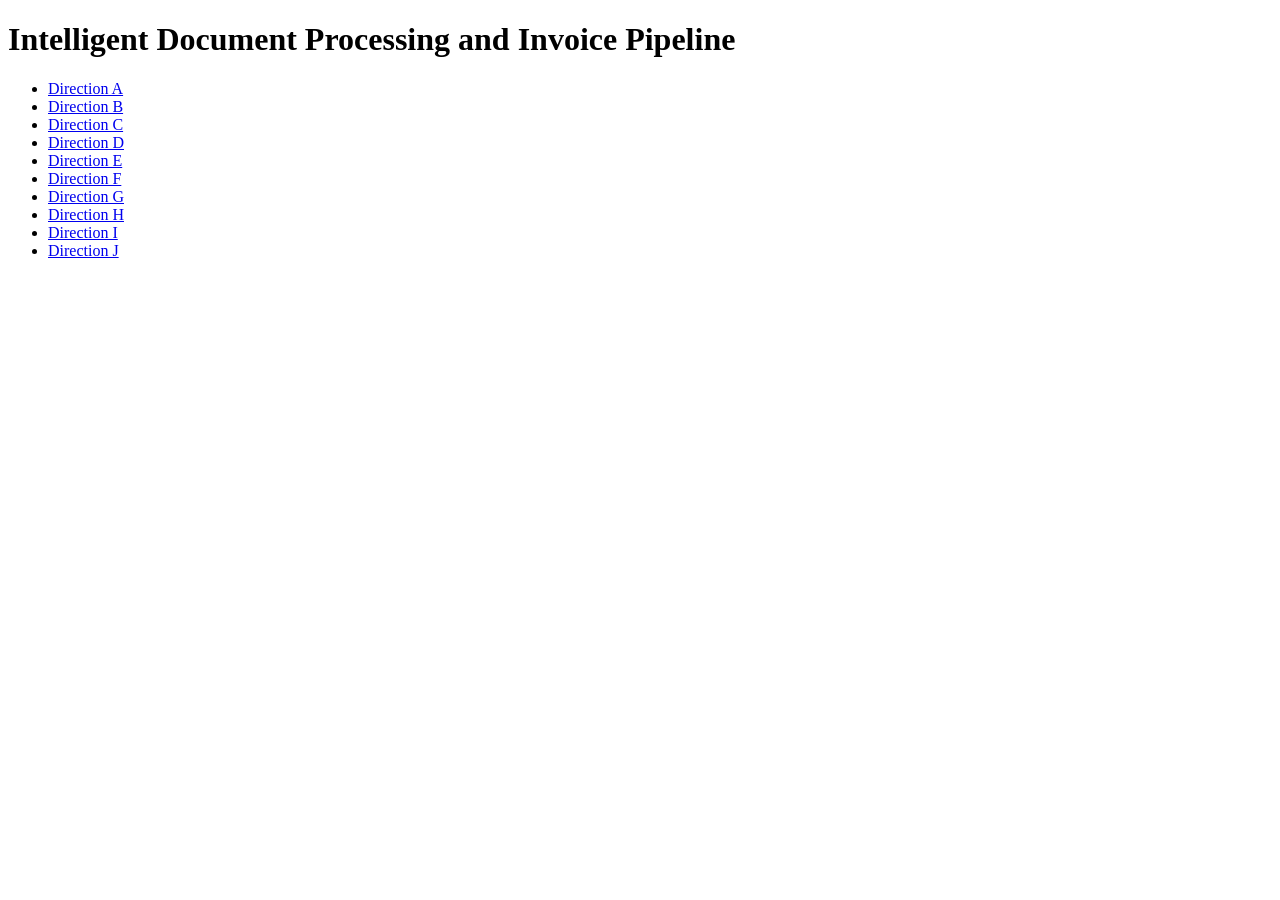
<file: design/index.html>
<!doctype html>
<html lang="en">
<head>
<meta charset="utf-8">
<meta name="viewport" content="width=device-width, initial-scale=1">
<title>invoicepipe</title>
</head>
<body>
<h1>Intelligent Document Processing and Invoice Pipeline</h1>
<ul>
<li><a href="A.html">Direction A</a></li>
<li><a href="B.html">Direction B</a></li>
<li><a href="C.html">Direction C</a></li>
<li><a href="D.html">Direction D</a></li>
<li><a href="E.html">Direction E</a></li>
<li><a href="F.html">Direction F</a></li>
<li><a href="G.html">Direction G</a></li>
<li><a href="H.html">Direction H</a></li>
<li><a href="I.html">Direction I</a></li>
<li><a href="J.html">Direction J</a></li>
</ul>
</body>
</html>
</file>
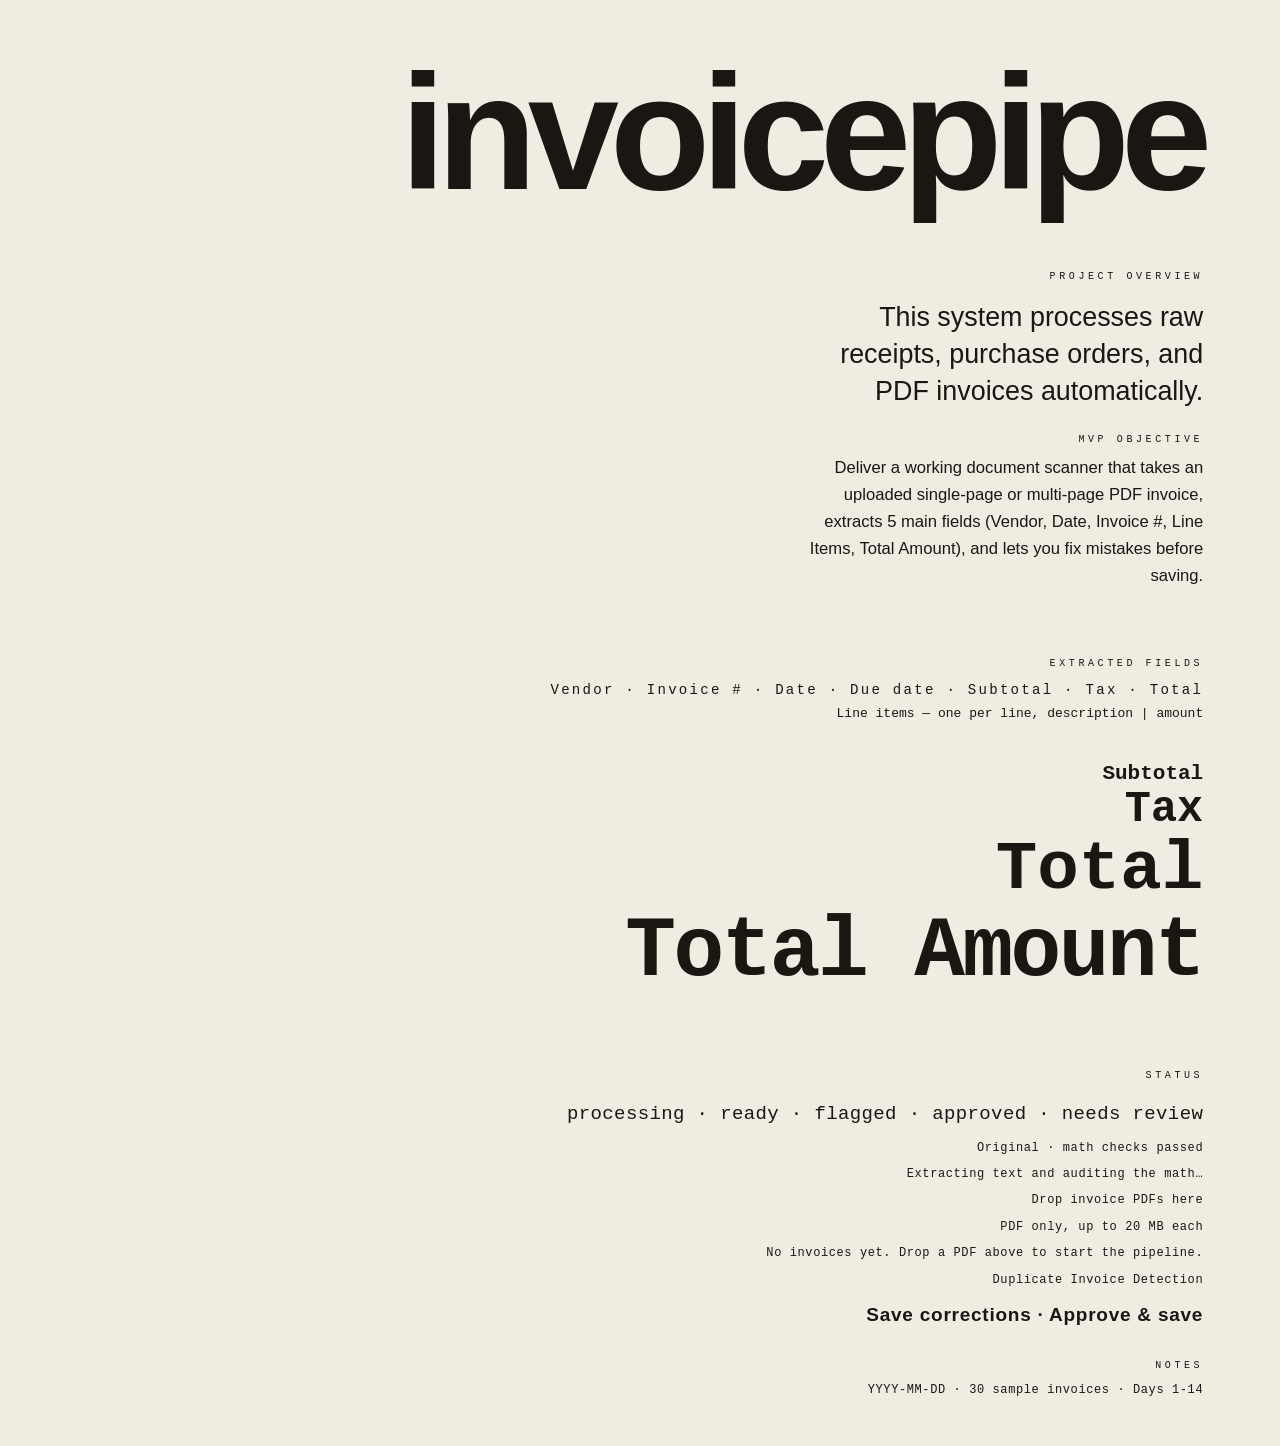
<file: design/A.html>
<!doctype html>
<html lang="en">
<head>
<meta charset="utf-8">
<meta name="viewport" content="width=device-width, initial-scale=1">
<title>invoicepipe — A</title>
<style>
html, body { background: #F0ECE2; color: #1A1713; }
body {
  margin: 0;
  min-height: calc(100vh - 12vh);
  padding: 7vh 6vw 5vh;
  font-family: "Helvetica Neue", Helvetica, Arial, sans-serif;
  text-align: right;
  display: flex;
  flex-direction: column;
  justify-content: space-between;
  gap: 5vh;
}
h1 {
  margin: 0;
  font-weight: 700;
  font-size: clamp(54px, 13vw, 164px);
  letter-spacing: -0.055em;
  line-height: 0.85;
}
p { margin: 0; }
.label {
  font-family: "Courier New", ui-monospace, monospace;
  font-size: 10px;
  letter-spacing: 0.36em;
  margin-top: 2.4em;
}
.block { margin-left: auto; max-width: 46ch; }
.purpose { font-size: clamp(19px, 2.1vw, 27px); line-height: 1.38; margin-top: 0.6em; }
.objective { font-size: clamp(14px, 1.3vw, 17px); line-height: 1.62; margin-top: 0.6em; }
.record { margin-left: auto; }
.fields {
  font-family: "Courier New", ui-monospace, monospace;
  font-size: clamp(12px, 1.1vw, 15px);
  letter-spacing: 0.16em;
  margin-top: 0.9em;
}
.items {
  font-family: "Courier New", ui-monospace, monospace;
  font-size: 13px;
  margin-top: 0.6em;
}
.stack p {
  font-family: "Courier New", ui-monospace, monospace;
  font-weight: 700;
  line-height: 1.08;
}
.stack .s1 { font-size: clamp(16px, 1.7vw, 21px); margin-top: 2em; }
.stack .s2 { font-size: clamp(26px, 3.4vw, 44px); }
.stack .s3 { font-size: clamp(38px, 5.4vw, 72px); }
.stack .s4 { font-size: clamp(42px, 6.6vw, 96px); letter-spacing: -0.03em; }
.foot {
  font-family: "Courier New", ui-monospace, monospace;
  font-size: 12px;
  line-height: 1.85;
  letter-spacing: 0.05em;
}
.foot p { margin-top: 0.35em; }
.foot .label { margin-top: 2.4em; }
.foot .state {
  font-size: clamp(14px, 1.5vw, 19px);
  letter-spacing: 0.02em;
  margin-top: 0.6em;
}
.actions {
  font-family: "Helvetica Neue", Helvetica, Arial, sans-serif;
  font-weight: 700;
  font-size: clamp(15px, 1.5vw, 19px);
  letter-spacing: 0.04em;
  margin-top: 1.6em;
}
</style>
</head>
<body>

<header>
  <h1>invoicepipe</h1>
</header>

<div class="block">
  <p class="label">PROJECT OVERVIEW</p>
  <p class="purpose">This system processes raw receipts, purchase orders, and PDF invoices automatically.</p>
  <p class="label">MVP OBJECTIVE</p>
  <p class="objective">Deliver a working document scanner that takes an uploaded single-page or multi-page PDF invoice, extracts 5 main fields (Vendor, Date, Invoice #, Line Items, Total Amount), and lets you fix mistakes before saving.</p>
</div>

<div class="record">
  <p class="label">EXTRACTED FIELDS</p>
  <p class="fields">Vendor · Invoice # · Date · Due date · Subtotal · Tax · Total</p>
  <p class="items">Line items — one per line, description | amount</p>
  <div class="stack">
    <p class="s1">Subtotal</p>
    <p class="s2">Tax</p>
    <p class="s3">Total</p>
    <p class="s4">Total Amount</p>
  </div>
</div>

<footer class="foot">
  <p class="label">STATUS</p>
  <p class="state">processing · ready · flagged · approved · needs review</p>
  <p>Original · math checks passed</p>
  <p>Extracting text and auditing the math…</p>
  <p>Drop invoice PDFs here</p>
  <p>PDF only, up to 20 MB each</p>
  <p>No invoices yet. Drop a PDF above to start the pipeline.</p>
  <p>Duplicate Invoice Detection</p>
  <p class="actions">Save corrections · Approve &amp; save</p>
  <p class="label">NOTES</p>
  <p>YYYY-MM-DD · 30 sample invoices · Days 1-14</p>
</footer>

</body>
</html>
</file>
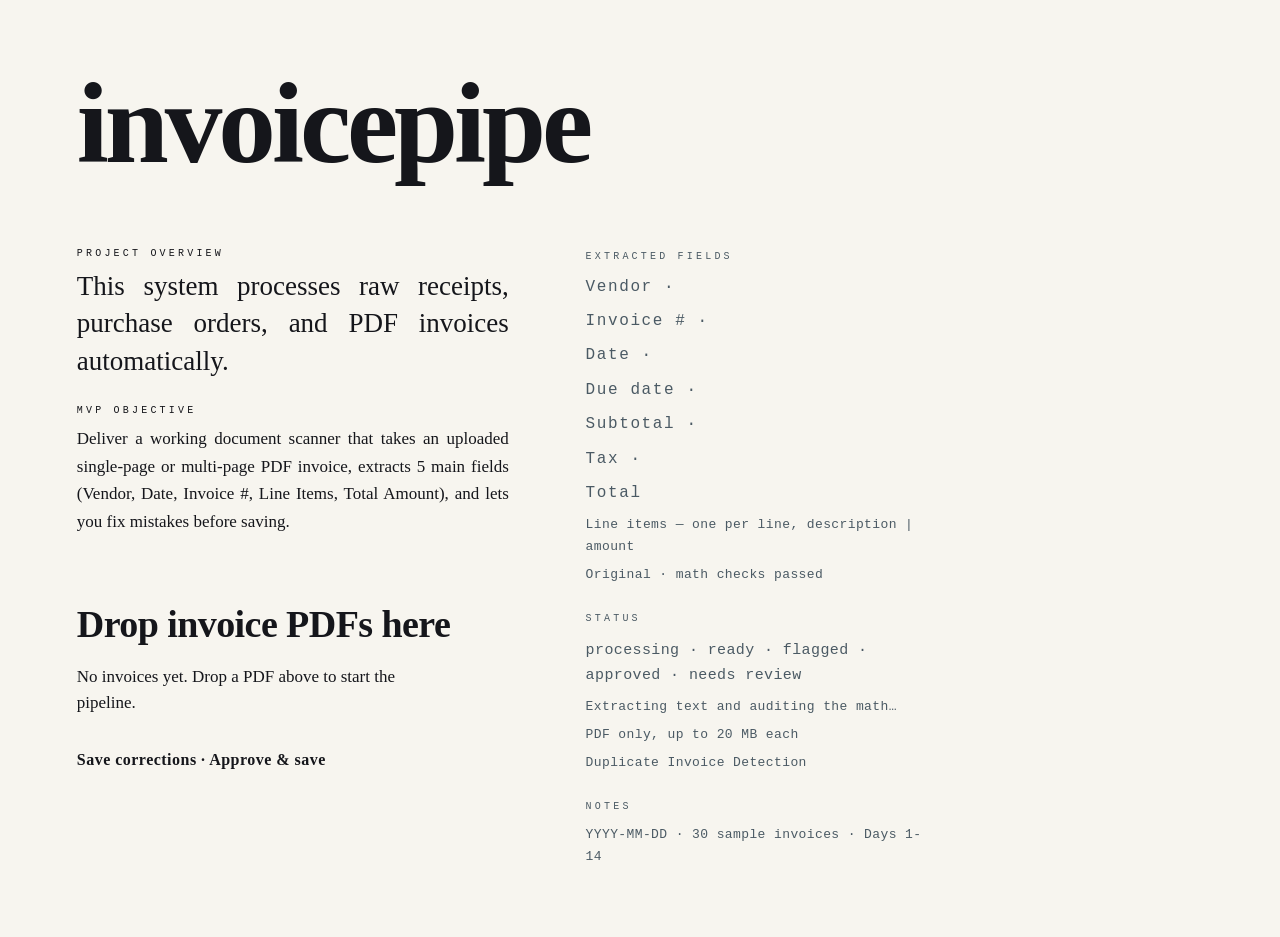
<file: design/B.html>
<!doctype html>
<html lang="en">
<head>
<meta charset="utf-8">
<meta name="viewport" content="width=device-width, initial-scale=1">
<title>invoicepipe — B</title>
<style>
html, body { background: #F7F5EF; color: #15161B; }
body {
  margin: 0;
  min-height: calc(100vh - 15vh);
  padding: 8vh 6vw 7vh;
  font-family: Georgia, "Times New Roman", serif;
}
.sheet {
  display: grid;
  grid-template-columns: minmax(0, 54ch) minmax(11rem, 21rem);
  gap: 4.5rem 6vw;
  align-items: start;
}
h1 {
  grid-column: 1 / -1;
  margin: 0;
  font-size: clamp(46px, 9vw, 116px);
  line-height: 0.9;
  letter-spacing: -0.035em;
  font-weight: 700;
}
p { margin: 0 0 0.5em; }
.label {
  font-family: "Courier New", ui-monospace, monospace;
  font-size: 10px;
  letter-spacing: 0.32em;
  margin: 2.4em 0 0.9em;
}
.lede { font-size: clamp(20px, 2.2vw, 27px); line-height: 1.4; text-align: justify; hyphens: auto; }
.objective { font-size: 17px; line-height: 1.62; text-align: justify; hyphens: auto; }
.prompt {
  font-size: clamp(24px, 3vw, 38px);
  font-weight: 700;
  letter-spacing: -0.015em;
  line-height: 1.1;
  margin-top: 1.8em;
}
.queue { font-size: 17px; line-height: 1.5; max-width: 40ch; margin-top: 0.5em; }
.actions { font-size: 16px; font-weight: 700; letter-spacing: 0.03em; margin-top: 2.2em; }
.machine {
  color: #4B5A64;
  font-family: "Courier New", ui-monospace, monospace;
  font-size: 13px;
  line-height: 1.7;
  letter-spacing: 0.03em;
}
.machine p { margin: 0 0 0.45em; }
.machine .label { margin: 2.4em 0 0.9em; }
.prose > .label:first-child,
.machine > .label:first-child { margin-top: 0; }
.machine .entry { font-size: 16px; letter-spacing: 0.1em; }
.machine .run { font-size: 15px; margin-top: 0.7em; }
</style>
</head>
<body>

<div class="sheet">

  <h1>invoicepipe</h1>

  <div class="prose">
    <p class="label">PROJECT OVERVIEW</p>
    <p class="lede">This system processes raw receipts, purchase orders, and PDF invoices automatically.</p>
    <p class="label">MVP OBJECTIVE</p>
    <p class="objective">Deliver a working document scanner that takes an uploaded single-page or multi-page PDF invoice, extracts 5 main fields (Vendor, Date, Invoice #, Line Items, Total Amount), and lets you fix mistakes before saving.</p>
    <p class="prompt">Drop invoice PDFs here</p>
    <p class="queue">No invoices yet. Drop a PDF above to start the pipeline.</p>
    <p class="actions">Save corrections · Approve &amp; save</p>
  </div>

  <div class="machine">
    <p class="label first">EXTRACTED FIELDS</p>
    <p class="entry">Vendor ·</p>
    <p class="entry">Invoice # ·</p>
    <p class="entry">Date ·</p>
    <p class="entry">Due date ·</p>
    <p class="entry">Subtotal ·</p>
    <p class="entry">Tax ·</p>
    <p class="entry">Total</p>
    <p>Line items — one per line, description | amount</p>
    <p>Original · math checks passed</p>
    <p class="label">STATUS</p>
    <p class="run">processing · ready · flagged · approved · needs review</p>
    <p>Extracting text and auditing the math…</p>
    <p>PDF only, up to 20 MB each</p>
    <p>Duplicate Invoice Detection</p>
    <p class="label">NOTES</p>
    <p>YYYY-MM-DD · 30 sample invoices · Days 1-14</p>
  </div>

</div>

</body>
</html>
</file>
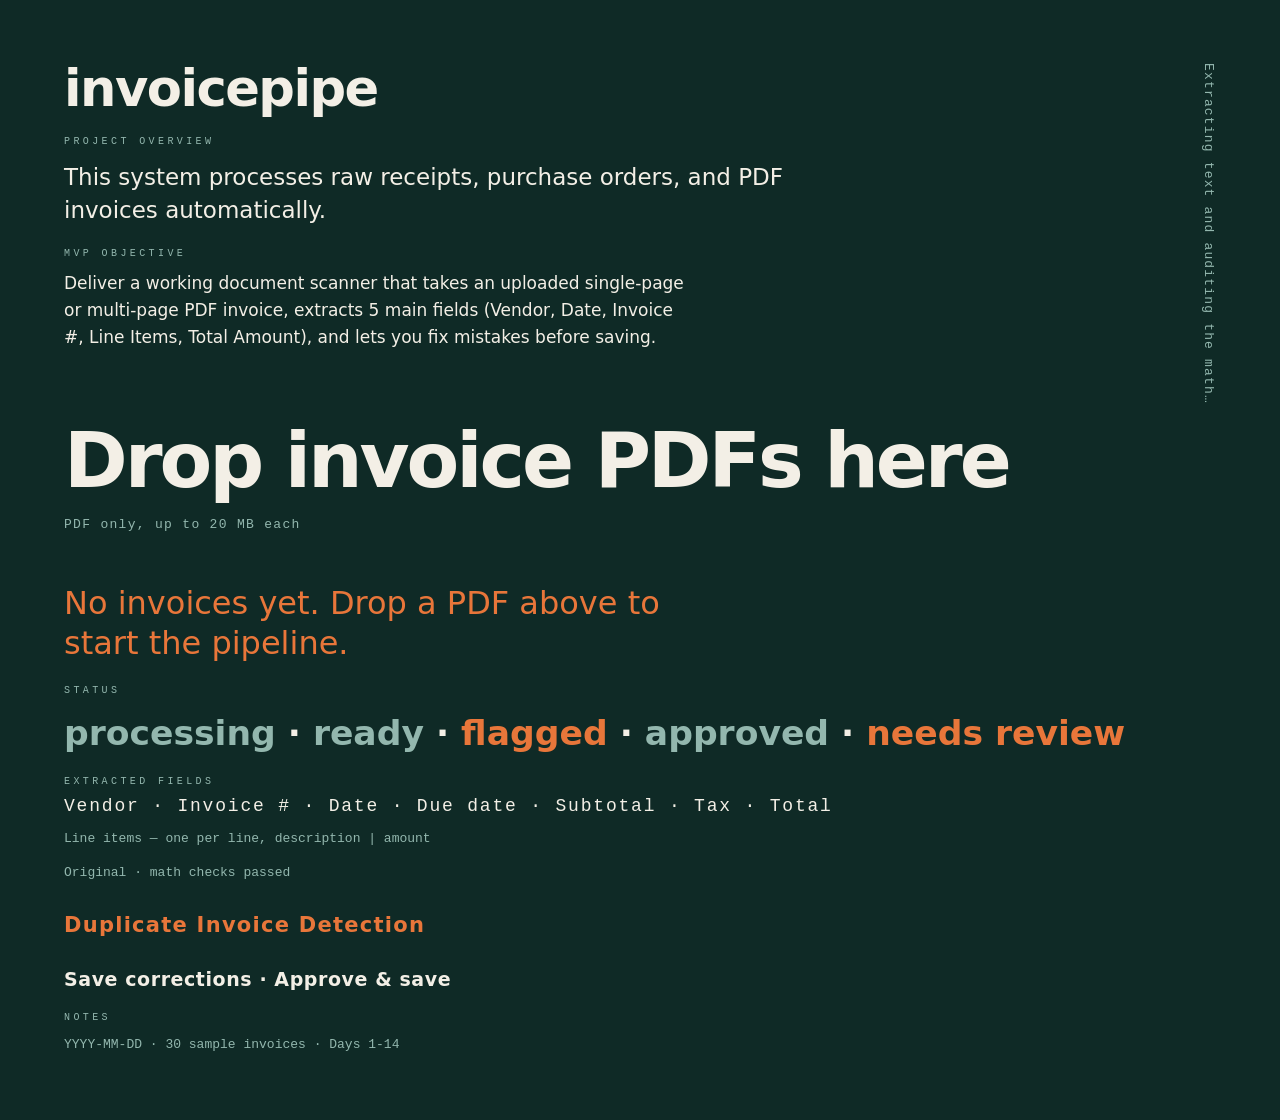
<file: design/C.html>
<!doctype html>
<html lang="en">
<head>
<meta charset="utf-8">
<meta name="viewport" content="width=device-width, initial-scale=1">
<title>invoicepipe — C</title>
<style>
html, body { background: #0F2A26; color: #F3EFE6; }
body {
  margin: 0;
  min-height: calc(100vh - 14vh);
  padding: 7vh 5vw;
  display: grid;
  grid-template-columns: minmax(0, 1fr) auto;
  gap: 4vw;
  font-family: system-ui, "Segoe UI", Helvetica, Arial, sans-serif;
}
main {
  display: flex;
  flex-direction: column;
  justify-content: space-between;
  gap: 8vh;
  min-width: 0;
}
h1 {
  margin: 0;
  font-size: clamp(30px, 4vw, 54px);
  font-weight: 700;
  letter-spacing: -0.03em;
  line-height: 1;
}
p { margin: 0; }
.label {
  font-family: "Courier New", ui-monospace, monospace;
  font-size: 10px;
  letter-spacing: 0.34em;
  color: #93B7AE;
  margin-top: 2.2em;
}
.lede { font-size: clamp(18px, 1.9vw, 23px); line-height: 1.42; max-width: 52ch; margin-top: 0.6em; }
.objective { font-size: clamp(14px, 1.4vw, 17px); line-height: 1.6; max-width: 58ch; margin-top: 0.6em; }
.drop {
  font-size: clamp(36px, 6vw, 88px);
  font-weight: 700;
  letter-spacing: -0.04em;
  line-height: 0.98;
}
.constraint {
  font-family: "Courier New", ui-monospace, monospace;
  font-size: 13px;
  letter-spacing: 0.1em;
  color: #93B7AE;
  margin-top: 1.4em;
}
.empty {
  font-size: clamp(19px, 2.5vw, 32px);
  line-height: 1.25;
  max-width: 30ch;
  color: #E8763A;
  margin-top: 1.6em;
}
.states {
  font-size: clamp(20px, 2.7vw, 35px);
  font-weight: 700;
  line-height: 1.2;
  margin-top: 0.5em;
}
.states .in { color: #93B7AE; }
.states .flag { color: #E8763A; }
.fields {
  font-family: "Courier New", ui-monospace, monospace;
  font-size: clamp(14px, 1.5vw, 18px);
  letter-spacing: 0.1em;
  margin-top: 0.5em;
}
.fmt {
  font-family: "Courier New", ui-monospace, monospace;
  font-size: 13px;
  line-height: 1.7;
  color: #93B7AE;
  margin-top: 0.9em;
}
.detect {
  font-size: clamp(16px, 1.7vw, 21px);
  font-weight: 700;
  letter-spacing: 0.06em;
  color: #E8763A;
  margin-top: 1.4em;
}
.actions {
  font-size: clamp(15px, 1.6vw, 19px);
  font-weight: 700;
  letter-spacing: 0.03em;
  margin-top: 1.6em;
}
.strip {
  writing-mode: vertical-rl;
  align-self: stretch;
  font-family: "Courier New", ui-monospace, monospace;
  font-size: 13px;
  letter-spacing: 0.09em;
  color: #93B7AE;
}
</style>
</head>
<body>

<main>

  <header>
    <h1>invoicepipe</h1>
    <p class="label">PROJECT OVERVIEW</p>
    <p class="lede">This system processes raw receipts, purchase orders, and PDF invoices automatically.</p>
    <p class="label">MVP OBJECTIVE</p>
    <p class="objective">Deliver a working document scanner that takes an uploaded single-page or multi-page PDF invoice, extracts 5 main fields (Vendor, Date, Invoice #, Line Items, Total Amount), and lets you fix mistakes before saving.</p>
  </header>

  <section class="queue">
    <p class="drop">Drop invoice PDFs here</p>
    <p class="constraint">PDF only, up to 20 MB each</p>
    <p class="empty">No invoices yet. Drop a PDF above to start the pipeline.</p>

    <p class="label">STATUS</p>
    <p class="states"><span class="in">processing</span> · <span class="in">ready</span> · <span class="flag">flagged</span> · <span class="in">approved</span> · <span class="flag">needs review</span></p>

    <p class="label">EXTRACTED FIELDS</p>
    <p class="fields">Vendor · Invoice # · Date · Due date · Subtotal · Tax · Total</p>
    <p class="fmt">Line items — one per line, description | amount</p>
    <p class="fmt">Original · math checks passed</p>
    <p class="detect">Duplicate Invoice Detection</p>
    <p class="actions">Save corrections · Approve &amp; save</p>

    <p class="label">NOTES</p>
    <p class="fmt">YYYY-MM-DD · 30 sample invoices · Days 1-14</p>
  </section>

</main>

<div class="strip">Extracting text and auditing the math…</div>

</body>
</html>
</file>
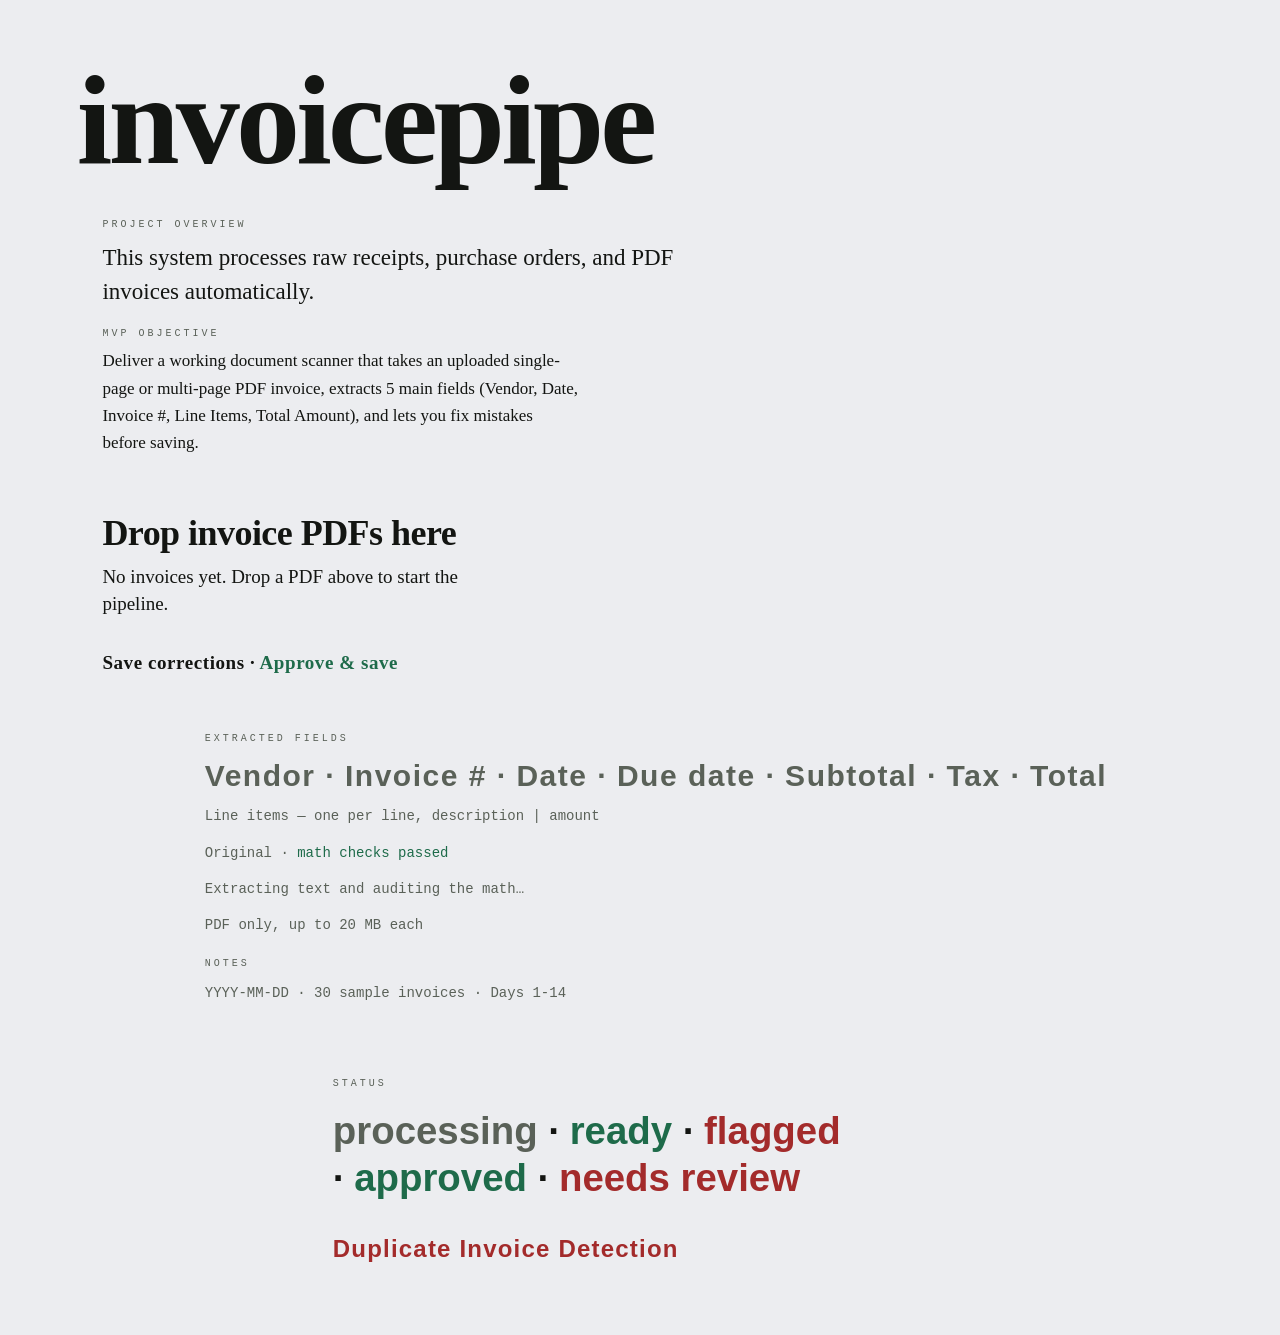
<file: design/D.html>
<!doctype html>
<html lang="en">
<head>
<meta charset="utf-8">
<meta name="viewport" content="width=device-width, initial-scale=1">
<title>invoicepipe — D</title>
<style>
html, body { background: #ECEDF0; color: #131512; }
body {
  margin: 0;
  min-height: calc(100vh - 15vh);
  padding: 7vh 6vw 8vh;
  font-family: "Palatino Linotype", "Book Antiqua", Palatino, Georgia, serif;
}
h1 {
  margin: 0;
  font-size: clamp(52px, 10vw, 128px);
  line-height: 0.9;
  letter-spacing: -0.03em;
  font-weight: 700;
}
p { margin: 0; }
.label {
  font-family: "Courier New", ui-monospace, monospace;
  font-size: 10px;
  letter-spacing: 0.3em;
  color: #5A6158;
  margin-top: 2em;
}
.t1 { margin-top: 4.5vh; margin-left: 2vw; }
.t2 { margin-top: 6.5vh; margin-left: 10vw; }
.t3 { margin-top: 8vh; margin-left: 20vw; }
.narr { font-size: clamp(18px, 1.9vw, 23px); line-height: 1.45; max-width: 52ch; margin-top: 0.5em; }
.sub { font-size: clamp(14px, 1.5vw, 17px); line-height: 1.6; max-width: 56ch; }
.prompt {
  font-size: clamp(24px, 3vw, 36px);
  font-weight: 700;
  letter-spacing: -0.015em;
  line-height: 1.1;
  margin-top: 1.6em;
}
.queue { font-size: clamp(15px, 1.6vw, 19px); line-height: 1.45; max-width: 42ch; margin-top: 0.5em; }
.actions { font-size: clamp(15px, 1.6vw, 19px); font-weight: 700; letter-spacing: 0.03em; margin-top: 1.8em; }
.set { color: #1E6B4A; }
.fields {
  font-family: Helvetica, Arial, sans-serif;
  font-weight: 700;
  font-size: clamp(19px, 2.4vw, 30px);
  letter-spacing: 0.05em;
  color: #5A6158;
  margin-top: 0.5em;
}
.fmt {
  font-family: "Courier New", ui-monospace, monospace;
  font-size: 14px;
  line-height: 1.7;
  color: #5A6158;
  margin-top: 0.9em;
}
.states {
  font-family: Helvetica, Arial, sans-serif;
  font-weight: 700;
  font-size: clamp(23px, 3vw, 39px);
  line-height: 1.22;
  margin-top: 0.5em;
  max-width: 24ch;
}
.states .in { color: #5A6158; }
.states .flag { color: #A32B2B; }
.detect {
  font-family: Helvetica, Arial, sans-serif;
  font-weight: 700;
  font-size: clamp(16px, 1.9vw, 24px);
  letter-spacing: 0.05em;
  color: #A32B2B;
  margin-top: 1.4em;
}
</style>
</head>
<body>

<h1>invoicepipe</h1>

<div class="t1">
  <p class="label">PROJECT OVERVIEW</p>
  <p class="narr">This system processes raw receipts, purchase orders, and PDF invoices automatically.</p>
  <p class="label">MVP OBJECTIVE</p>
  <p class="narr sub">Deliver a working document scanner that takes an uploaded single-page or multi-page PDF invoice, extracts 5 main fields (Vendor, Date, Invoice #, Line Items, Total Amount), and lets you fix mistakes before saving.</p>
  <p class="prompt">Drop invoice PDFs here</p>
  <p class="queue">No invoices yet. Drop a PDF above to start the pipeline.</p>
  <p class="actions">Save corrections · <span class="set">Approve &amp; save</span></p>
</div>

<div class="t2">
  <p class="label">EXTRACTED FIELDS</p>
  <p class="fields">Vendor · Invoice # · Date · Due date · Subtotal · Tax · Total</p>
  <p class="fmt">Line items — one per line, description | amount</p>
  <p class="fmt">Original · <span class="set">math checks passed</span></p>
  <p class="fmt">Extracting text and auditing the math…</p>
  <p class="fmt">PDF only, up to 20 MB each</p>
  <p class="label">NOTES</p>
  <p class="fmt">YYYY-MM-DD · 30 sample invoices · Days 1-14</p>
</div>

<div class="t3">
  <p class="label">STATUS</p>
  <p class="states"><span class="in">processing</span> · <span class="set">ready</span> · <span class="flag">flagged</span> · <span class="set">approved</span> · <span class="flag">needs review</span></p>
  <p class="detect">Duplicate Invoice Detection</p>
</div>

</body>
</html>
</file>
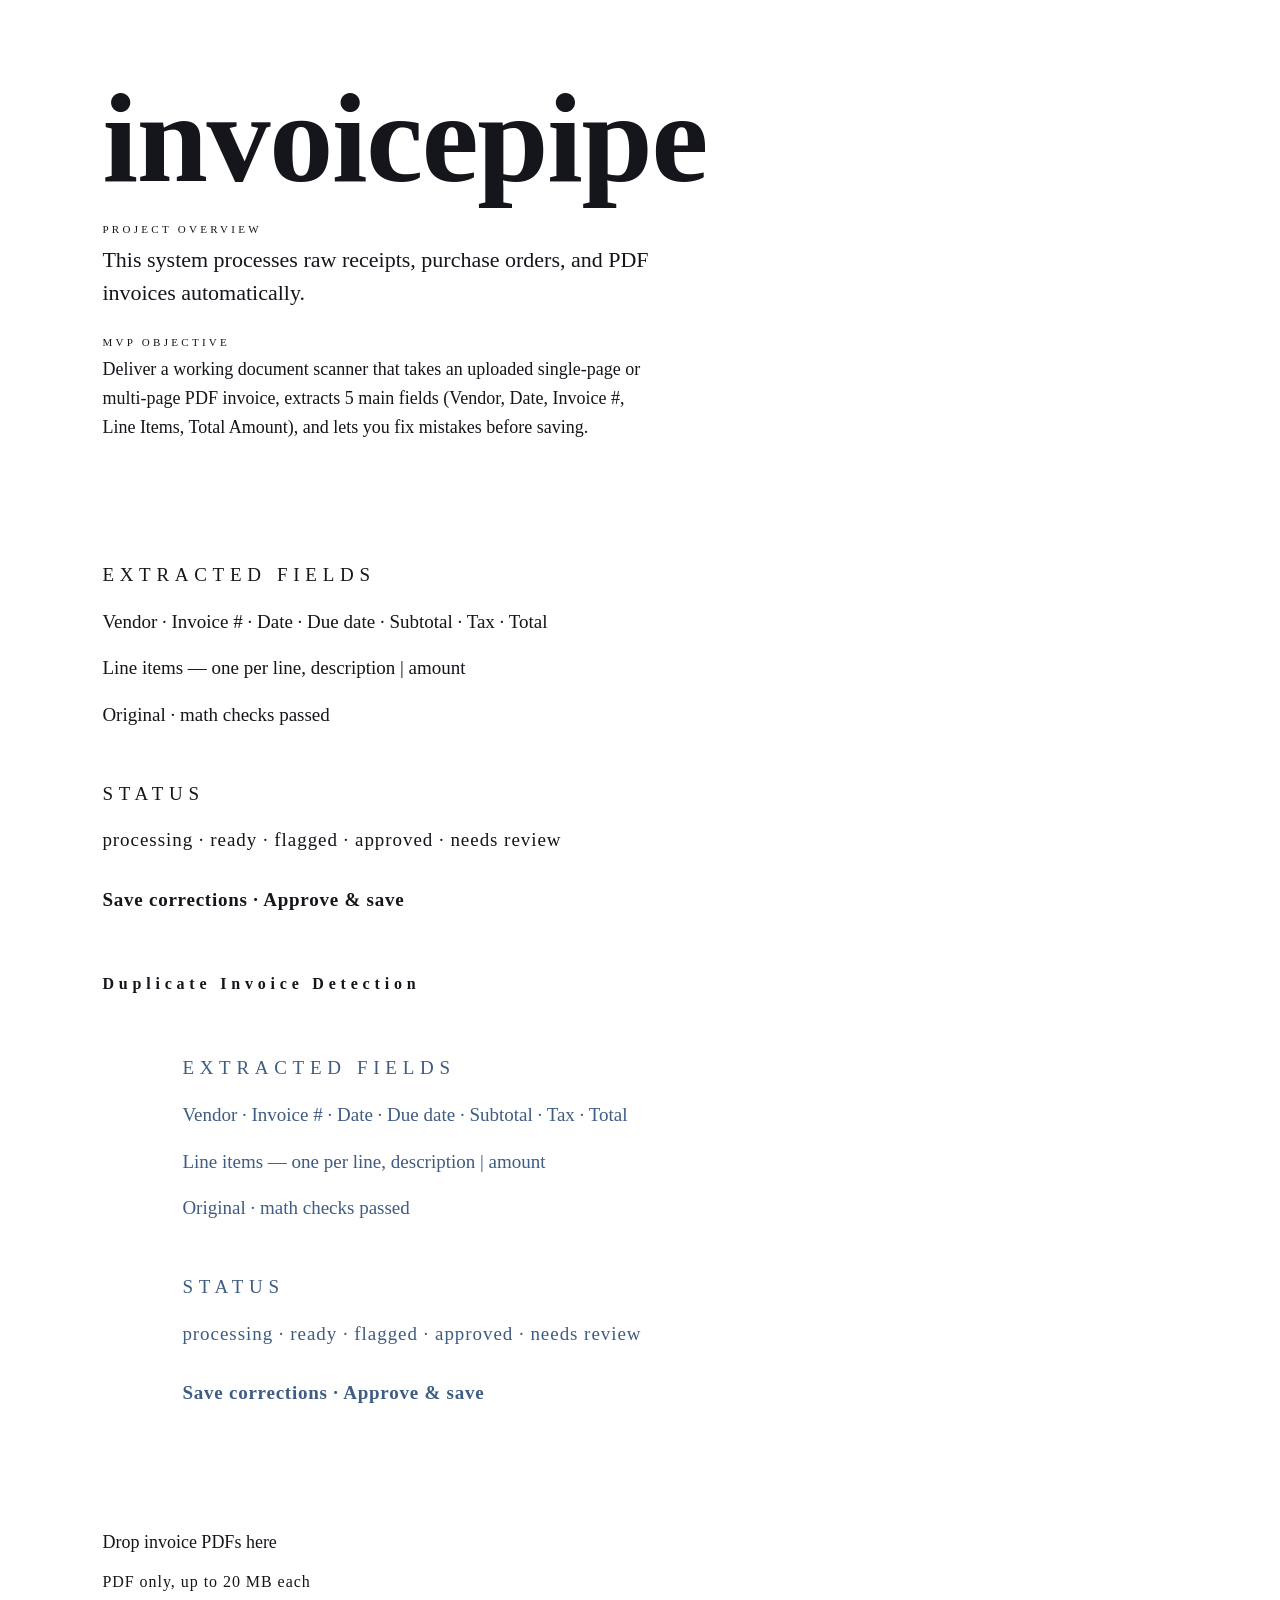
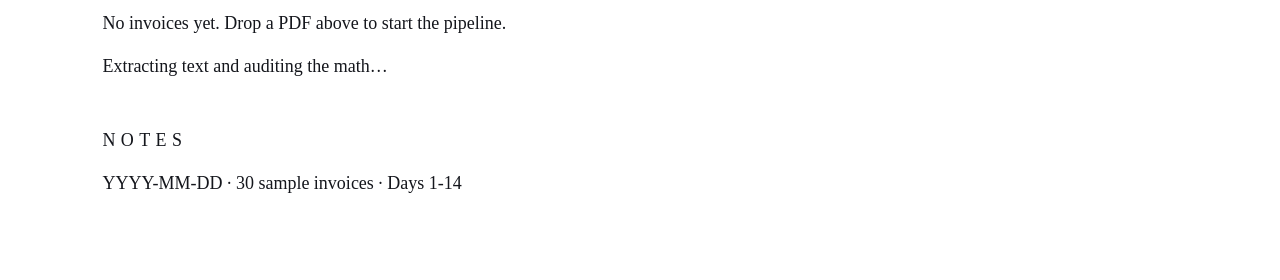
<file: design/E.html>
<!doctype html>
<html lang="en">
<head>
<meta charset="utf-8">
<meta name="viewport" content="width=device-width, initial-scale=1">
<title>invoicepipe — E</title>
<style>
html, body { background: #FFFFFF; color: #14161C; }
body {
  margin: 0;
  min-height: calc(100vh - 18vh);
  padding: 9vh 8vw;
  font-family: "Times New Roman", Times, serif;
}
h1 {
  margin: 0;
  font-size: clamp(48px, 10vw, 132px);
  line-height: 0.9;
  letter-spacing: -0.01em;
  font-weight: 700;
}
p { margin: 0; }
.label {
  font-size: 11px;
  letter-spacing: 0.3em;
  margin-top: 2.4em;
}
.narr { font-size: clamp(17px, 1.8vw, 22px); line-height: 1.5; max-width: 56ch; margin-top: 0.4em; }
.sub { font-size: clamp(15px, 1.5vw, 18px); line-height: 1.6; max-width: 60ch; }
.record { margin-top: 13vh; }
.record p { font-size: clamp(15px, 1.6vw, 19px); line-height: 1.75; margin-top: 0.7em; }
.record .label { margin-top: 2.4em; }
.record .run { letter-spacing: 0.05em; }
.record .actions { font-weight: 700; letter-spacing: 0.04em; margin-top: 1.4em; }
.detect {
  margin-top: 6.5vh;
  font-size: clamp(13px, 1.3vw, 16px);
  font-weight: 700;
  letter-spacing: 0.3em;
}
.match {
  margin-top: 6.5vh;
  margin-left: 10ch;
  color: #3F5C82;
}
.tail { margin-top: 13vh; }
.tail p { font-size: clamp(15px, 1.5vw, 18px); line-height: 1.7; margin-top: 0.7em; max-width: 54ch; }
.tail .label { margin-top: 2.4em; }
.tail .constraint { font-size: clamp(14px, 1.4vw, 16px); letter-spacing: 0.06em; }
</style>
</head>
<body>

<header>
  <h1>invoicepipe</h1>
  <p class="label">PROJECT OVERVIEW</p>
  <p class="narr">This system processes raw receipts, purchase orders, and PDF invoices automatically.</p>
  <p class="label">MVP OBJECTIVE</p>
  <p class="narr sub">Deliver a working document scanner that takes an uploaded single-page or multi-page PDF invoice, extracts 5 main fields (Vendor, Date, Invoice #, Line Items, Total Amount), and lets you fix mistakes before saving.</p>
</header>

<section class="record">
  <p class="label">EXTRACTED FIELDS</p>
  <p class="fields">Vendor · Invoice # · Date · Due date · Subtotal · Tax · Total</p>
  <p>Line items — one per line, description | amount</p>
  <p>Original · math checks passed</p>
  <p class="label">STATUS</p>
  <p class="run">processing · ready · flagged · approved · needs review</p>
  <p class="actions">Save corrections · Approve &amp; save</p>
</section>

<p class="detect">Duplicate Invoice Detection</p>

<section class="record match">
  <p class="label">EXTRACTED FIELDS</p>
  <p class="fields">Vendor · Invoice # · Date · Due date · Subtotal · Tax · Total</p>
  <p>Line items — one per line, description | amount</p>
  <p>Original · math checks passed</p>
  <p class="label">STATUS</p>
  <p class="run">processing · ready · flagged · approved · needs review</p>
  <p class="actions">Save corrections · Approve &amp; save</p>
</section>

<section class="tail">
  <p>Drop invoice PDFs here</p>
  <p class="constraint">PDF only, up to 20 MB each</p>
  <p>No invoices yet. Drop a PDF above to start the pipeline.</p>
  <p>Extracting text and auditing the math…</p>
  <p class="label">NOTES</p>
  <p>YYYY-MM-DD · 30 sample invoices · Days 1-14</p>
</section>

</body>
</html>
</file>
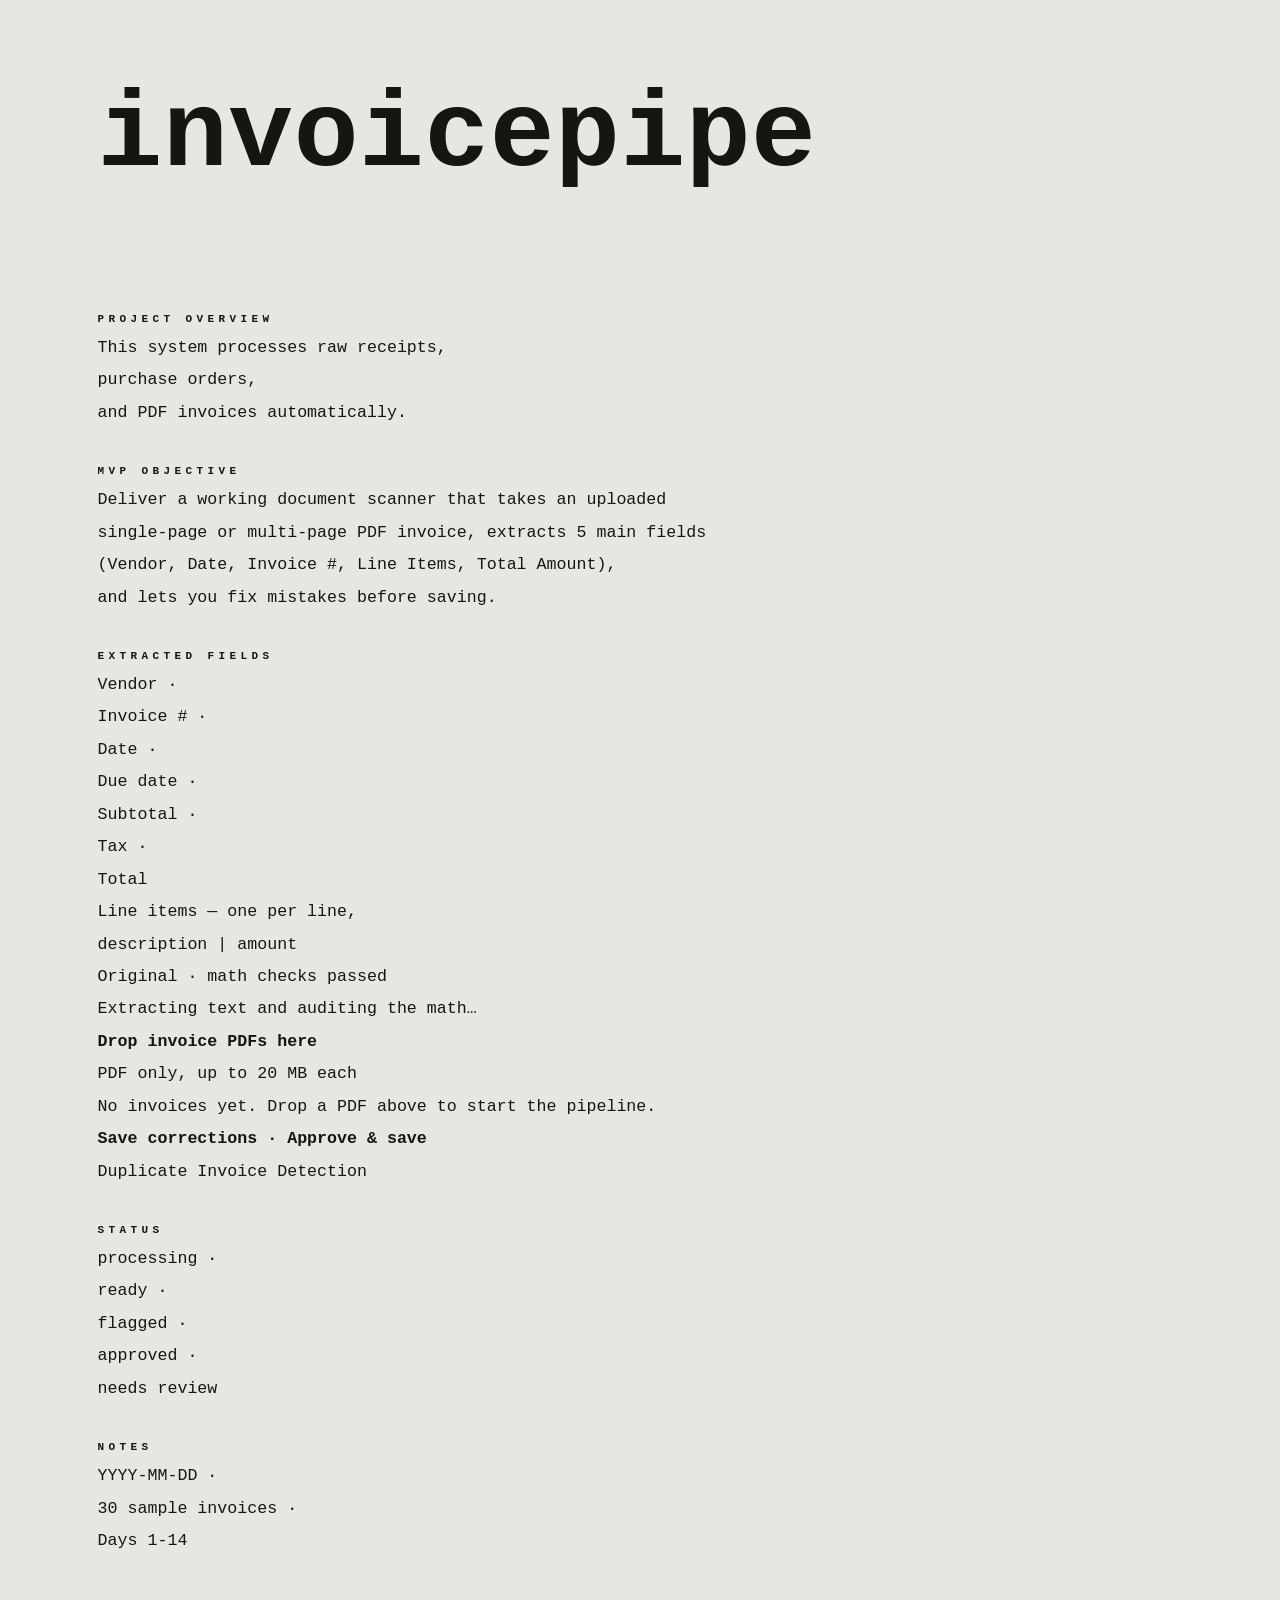
<file: design/F.html>
<!doctype html>
<html lang="en">
<head>
<meta charset="utf-8">
<meta name="viewport" content="width=device-width, initial-scale=1">
<title>invoicepipe — F</title>
<style>
  html {
    background-color: #E4E8E0;
  }
  body {
    background-color: #E4E8E0;
    color: #14170F;
    font-family: "Courier New", ui-monospace, Menlo, Consolas, monospace;
    font-size: clamp(15px, 1.3vw, 19px);
    line-height: 1.95;
    padding: 8vh 7vw 10vh;
  }
  p {
    margin: 0;
  }
  .name {
    font-size: clamp(40px, 8.5vw, 108px);
    font-weight: 700;
    line-height: 1.04;
    letter-spacing: 0.005em;
    margin-bottom: 1.1em;
  }
  .label {
    font-size: 11px;
    font-weight: 700;
    letter-spacing: 0.4em;
    line-height: 1.6;
    margin-top: 3.1em;
    margin-bottom: 0.3em;
  }
  .label-first {
    margin-top: 0;
  }
  .op {
    font-weight: 700;
  }
</style>
</head>
<body>
<main>

  <p class="name">invoicepipe</p>

  <p class="label label-first">PROJECT OVERVIEW</p>
  <p>This system processes raw receipts,</p>
  <p>purchase orders,</p>
  <p>and PDF invoices automatically.</p>

  <p class="label">MVP OBJECTIVE</p>
  <p>Deliver a working document scanner that takes an uploaded</p>
  <p>single-page or multi-page PDF invoice, extracts 5 main fields</p>
  <p>(Vendor, Date, Invoice #, Line Items, Total Amount),</p>
  <p>and lets you fix mistakes before saving.</p>

  <p class="label">EXTRACTED FIELDS</p>
  <p>Vendor ·</p>
  <p>Invoice # ·</p>
  <p>Date ·</p>
  <p>Due date ·</p>
  <p>Subtotal ·</p>
  <p>Tax ·</p>
  <p>Total</p>
  <p>Line items — one per line,</p>
  <p>description | amount</p>
  <p>Original · math checks passed</p>
  <p>Extracting text and auditing the math…</p>
  <p class="op">Drop invoice PDFs here</p>
  <p>PDF only, up to 20 MB each</p>
  <p>No invoices yet. Drop a PDF above to start the pipeline.</p>
  <p class="op">Save corrections · Approve &amp; save</p>
  <p>Duplicate Invoice Detection</p>

  <p class="label">STATUS</p>
  <p>processing ·</p>
  <p>ready ·</p>
  <p>flagged ·</p>
  <p>approved ·</p>
  <p>needs review</p>

  <p class="label">NOTES</p>
  <p>YYYY-MM-DD ·</p>
  <p>30 sample invoices ·</p>
  <p>Days 1-14</p>

</main>
</body>
</html>
</file>
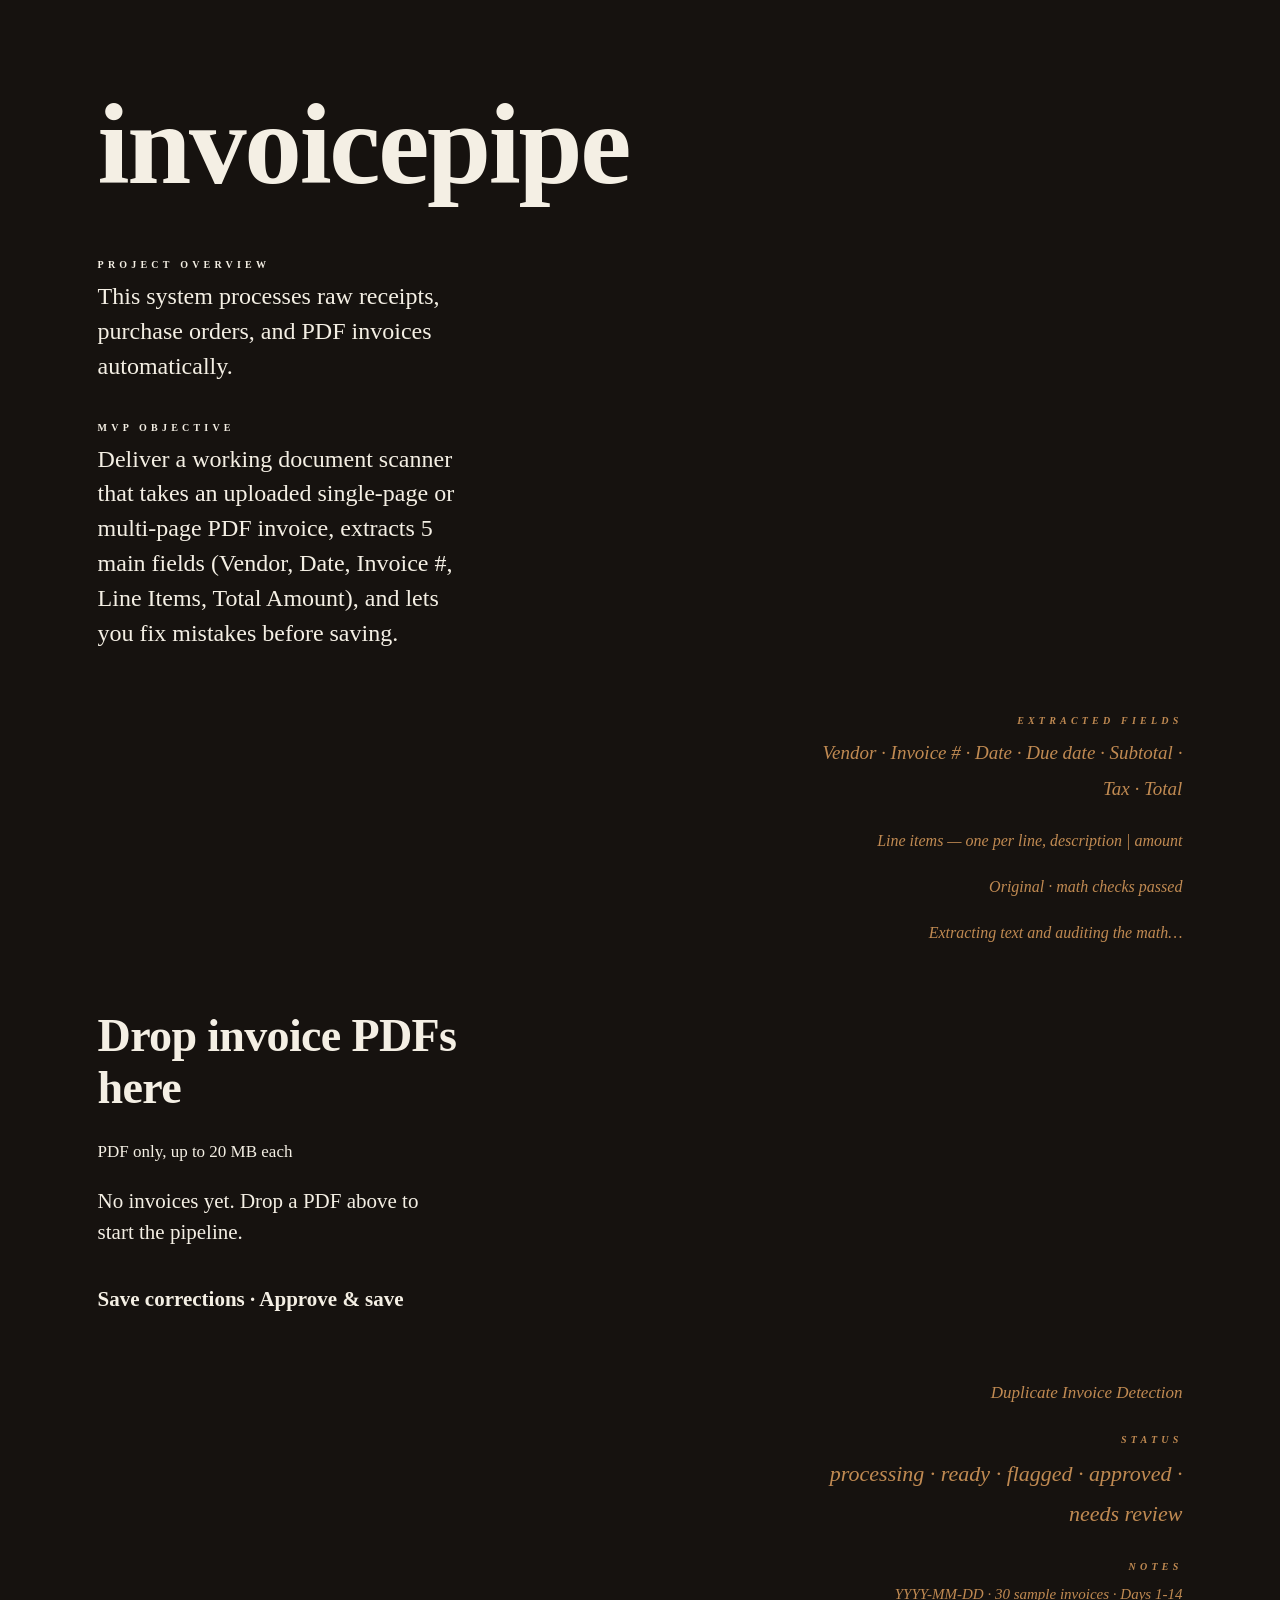
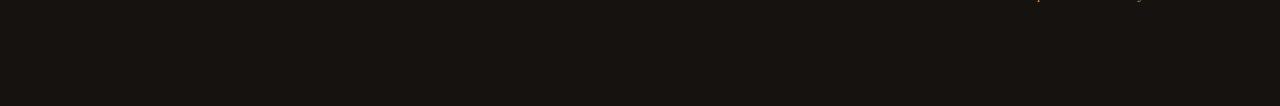
<file: design/G.html>
<!doctype html>
<html lang="en">
<head>
<meta charset="utf-8">
<meta name="viewport" content="width=device-width, initial-scale=1">
<title>invoicepipe — G</title>
<style>
  html {
    background-color: #16120F;
  }
  body {
    background-color: #16120F;
    color: #F4EFE4;
    font-family: Georgia, "Times New Roman", serif;
    font-size: 17px;
    line-height: 1.6;
    padding: 9vh 7vw 10vh;
  }
  h1, p {
    margin: 0;
  }
  .name {
    font-size: clamp(44px, 9vw, 118px);
    font-weight: 700;
    line-height: 0.96;
    letter-spacing: -0.02em;
    margin-bottom: 0.5em;
  }
  .give {
    max-width: 44ch;
    text-align: left;
  }
  .give .label {
    text-align: left;
  }
  .purpose {
    font-size: clamp(18px, 1.9vw, 24px);
    line-height: 1.45;
    margin-bottom: 1.5em;
  }
  .label {
    font-size: 10px;
    font-weight: 700;
    letter-spacing: 0.42em;
    line-height: 1.6;
    margin-top: 2.6em;
    margin-bottom: 0.6em;
  }
  .label-first {
    margin-top: 0;
  }
  .get {
    margin-left: auto;
    max-width: 46ch;
    text-align: right;
    font-style: italic;
    color: #C08A52;
  }
  .get .label {
    text-align: right;
    letter-spacing: 0.42em;
  }
  .block {
    margin-top: 7vh;
  }
  .drop {
    font-size: clamp(28px, 3.6vw, 48px);
    font-weight: 700;
    line-height: 1.14;
    letter-spacing: -0.015em;
    margin-bottom: 0.5em;
  }
  .queue {
    font-size: clamp(17px, 1.7vw, 21px);
    line-height: 1.5;
    margin-top: 1em;
    max-width: 34ch;
  }
  .action {
    font-size: clamp(17px, 1.7vw, 21px);
    font-weight: 700;
    margin-top: 1.6em;
  }
  .fields {
    font-size: clamp(16px, 1.6vw, 19px);
    line-height: 1.9;
  }
  .audit {
    margin-top: 1.2em;
    font-size: 16px;
    line-height: 1.7;
  }
  .run {
    font-size: clamp(17px, 1.8vw, 22px);
    line-height: 1.8;
  }
  .notes {
    font-size: 15px;
    line-height: 1.8;
  }
</style>
</head>
<body>
<main>

  <section class="give">
    <h1 class="name">invoicepipe</h1>

    <p class="label label-first">PROJECT OVERVIEW</p>
    <p class="purpose">This system processes raw receipts, purchase orders, and PDF invoices automatically.</p>

    <p class="label">MVP OBJECTIVE</p>
    <p class="purpose">Deliver a working document scanner that takes an uploaded single-page or multi-page PDF invoice, extracts 5 main fields (Vendor, Date, Invoice #, Line Items, Total Amount), and lets you fix mistakes before saving.</p>
  </section>

  <section class="get block">
    <p class="label label-first">EXTRACTED FIELDS</p>
    <p class="fields">Vendor · Invoice # · Date · Due date · Subtotal · Tax · Total</p>
    <p class="audit">Line items — one per line, description | amount</p>
    <p class="audit">Original · math checks passed</p>
    <p class="audit">Extracting text and auditing the math…</p>
  </section>

  <section class="give block">
    <p class="drop">Drop invoice PDFs here</p>
    <p>PDF only, up to 20 MB each</p>
    <p class="queue">No invoices yet. Drop a PDF above to start the pipeline.</p>
    <p class="action">Save corrections · Approve &amp; save</p>
  </section>

  <section class="get block">
    <p>Duplicate Invoice Detection</p>
    <p class="label">STATUS</p>
    <p class="run">processing · ready · flagged · approved · needs review</p>
    <p class="label">NOTES</p>
    <p class="notes">YYYY-MM-DD · 30 sample invoices · Days 1-14</p>
  </section>

</main>
</body>
</html>
</file>
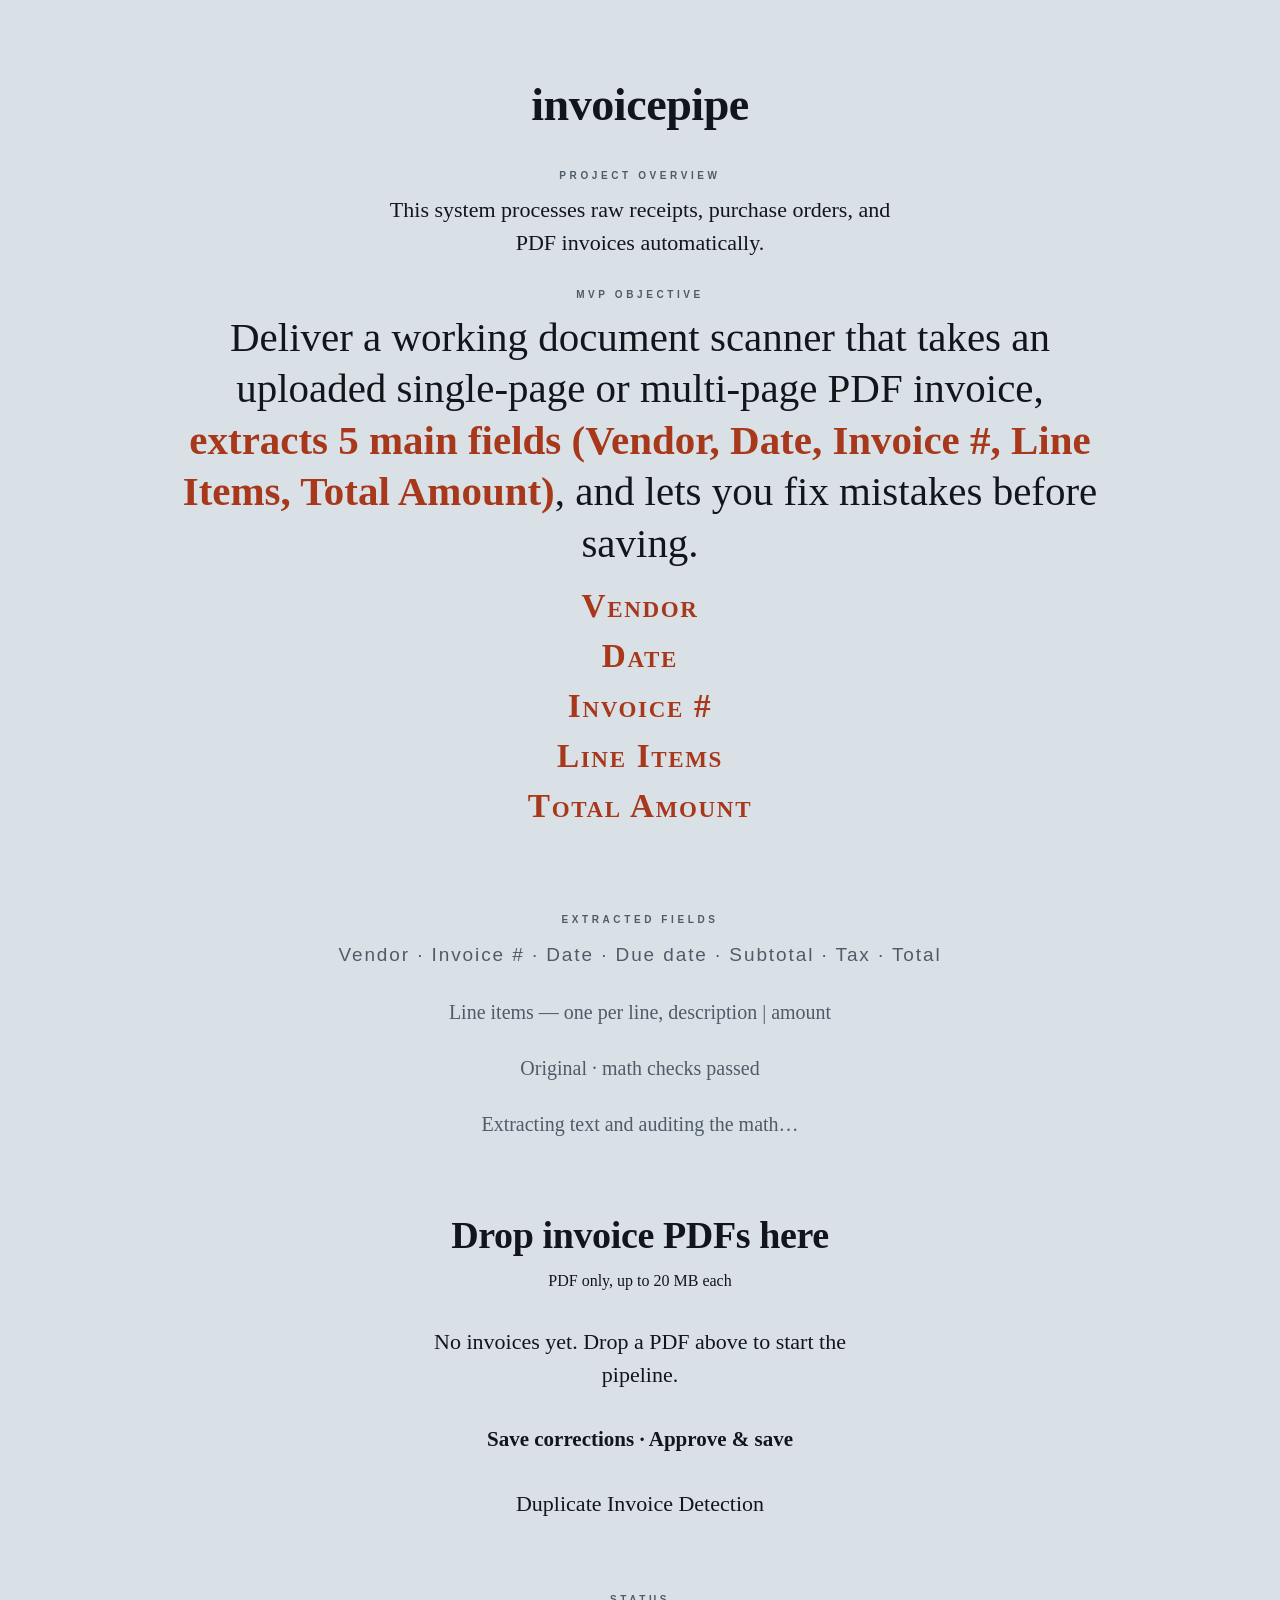
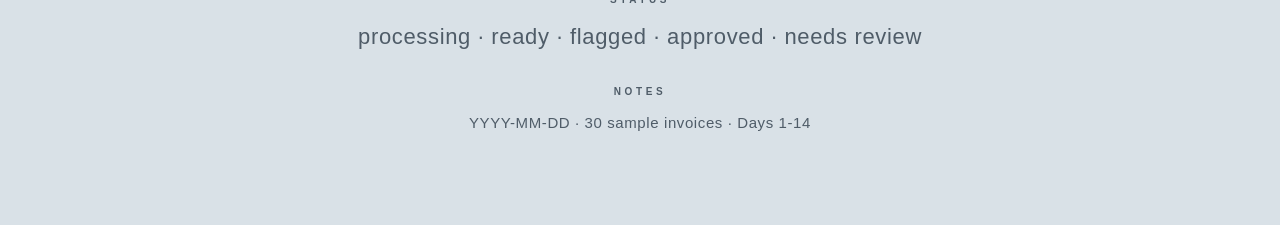
<file: design/H.html>
<!doctype html>
<html lang="en">
<head>
<meta charset="utf-8">
<meta name="viewport" content="width=device-width, initial-scale=1">
<title>invoicepipe — H</title>
<style>
  html {
    background-color: #D9E1E7;
  }
  body {
    background-color: #D9E1E7;
    color: #12161C;
    font-family: "Palatino Linotype", "Book Antiqua", Palatino, Georgia, serif;
    font-size: 17px;
    line-height: 1.5;
    text-align: center;
    padding: 8vh 6vw 9vh;
  }
  h1, p {
    margin: 0;
  }
  .name {
    font-size: clamp(26px, 3.6vw, 50px);
    font-weight: 700;
    letter-spacing: -0.01em;
    line-height: 1.1;
    margin-bottom: 0.8em;
  }
  .label {
    font-family: "Segoe UI", Helvetica, Arial, sans-serif;
    font-size: 10px;
    font-weight: 700;
    letter-spacing: 0.36em;
    line-height: 1.6;
    color: #4F5C68;
    margin-top: 2.8em;
    margin-bottom: 0.9em;
  }
  .label-first {
    margin-top: 0;
  }
  .lede {
    font-size: clamp(17px, 1.8vw, 22px);
    line-height: 1.5;
    max-width: 46ch;
    margin-left: auto;
    margin-right: auto;
  }
  .objective {
    font-size: clamp(22px, 3.2vw, 44px);
    line-height: 1.26;
    max-width: 46ch;
    margin-left: auto;
    margin-right: auto;
  }
  .promise {
    color: #A8381B;
    font-weight: 700;
  }
  .five {
    color: #A8381B;
    margin-top: 0.7em;
  }
  .five p {
    font-size: clamp(20px, 2.6vw, 34px);
    font-weight: 700;
    font-variant: small-caps;
    letter-spacing: 0.05em;
    line-height: 1.5;
  }
  .record {
    margin-top: 9vh;
    color: #4F5C68;
    font-family: "Segoe UI", Helvetica, Arial, sans-serif;
  }
  .fields {
    font-size: clamp(15px, 1.6vw, 19px);
    letter-spacing: 0.1em;
    line-height: 1.9;
  }
  .audit {
    font-family: "Palatino Linotype", "Book Antiqua", Palatino, Georgia, serif;
    font-size: clamp(16px, 1.6vw, 20px);
    line-height: 1.7;
    max-width: 44ch;
    margin-left: auto;
    margin-right: auto;
    margin-top: 1.1em;
  }
  .operate {
    margin-top: 8vh;
    color: #12161C;
  }
  .drop {
    font-size: clamp(24px, 3vw, 38px);
    font-weight: 700;
    line-height: 1.2;
    letter-spacing: -0.01em;
  }
  .constraint {
    font-size: 16px;
    line-height: 1.6;
    margin-top: 0.6em;
  }
  .queue {
    font-size: clamp(17px, 1.8vw, 22px);
    line-height: 1.5;
    max-width: 40ch;
    margin-left: auto;
    margin-right: auto;
    margin-top: 1.4em;
  }
  .action {
    font-size: clamp(17px, 1.7vw, 21px);
    font-weight: 700;
    margin-top: 1.6em;
  }
  .state {
    margin-top: 8vh;
    color: #4F5C68;
    font-family: "Segoe UI", Helvetica, Arial, sans-serif;
  }
  .run {
    font-size: clamp(17px, 1.8vw, 22px);
    letter-spacing: 0.03em;
    line-height: 1.8;
  }
  .notes {
    font-size: 15px;
    letter-spacing: 0.04em;
    line-height: 1.8;
  }
  .detect {
    font-family: "Palatino Linotype", "Book Antiqua", Palatino, Georgia, serif;
    font-size: clamp(17px, 1.8vw, 22px);
    margin-top: 1.4em;
  }
</style>
</head>
<body>
<main>

  <h1 class="name">invoicepipe</h1>

  <p class="label label-first">PROJECT OVERVIEW</p>
  <p class="lede">This system processes raw receipts, purchase orders, and PDF invoices automatically.</p>

  <p class="label">MVP OBJECTIVE</p>
  <p class="objective">Deliver a working document scanner that takes an uploaded single-page or multi-page PDF invoice, <strong class="promise">extracts 5 main fields (Vendor, Date, Invoice #, Line Items, Total Amount)</strong>, and lets you fix mistakes before saving.</p>

  <section class="five">
    <p>Vendor</p>
    <p>Date</p>
    <p>Invoice #</p>
    <p>Line Items</p>
    <p>Total Amount</p>
  </section>

  <section class="record">
    <p class="label">EXTRACTED FIELDS</p>
    <p class="fields">Vendor · Invoice # · Date · Due date · Subtotal · Tax · Total</p>
    <p class="audit">Line items — one per line, description | amount</p>
    <p class="audit">Original · math checks passed</p>
    <p class="audit">Extracting text and auditing the math…</p>
  </section>

  <section class="operate">
    <p class="drop">Drop invoice PDFs here</p>
    <p class="constraint">PDF only, up to 20 MB each</p>
    <p class="queue">No invoices yet. Drop a PDF above to start the pipeline.</p>
    <p class="action">Save corrections · Approve &amp; save</p>
    <p class="detect">Duplicate Invoice Detection</p>
  </section>

  <section class="state">
    <p class="label">STATUS</p>
    <p class="run">processing · ready · flagged · approved · needs review</p>
    <p class="label">NOTES</p>
    <p class="notes">YYYY-MM-DD · 30 sample invoices · Days 1-14</p>
  </section>

</main>
</body>
</html>
</file>
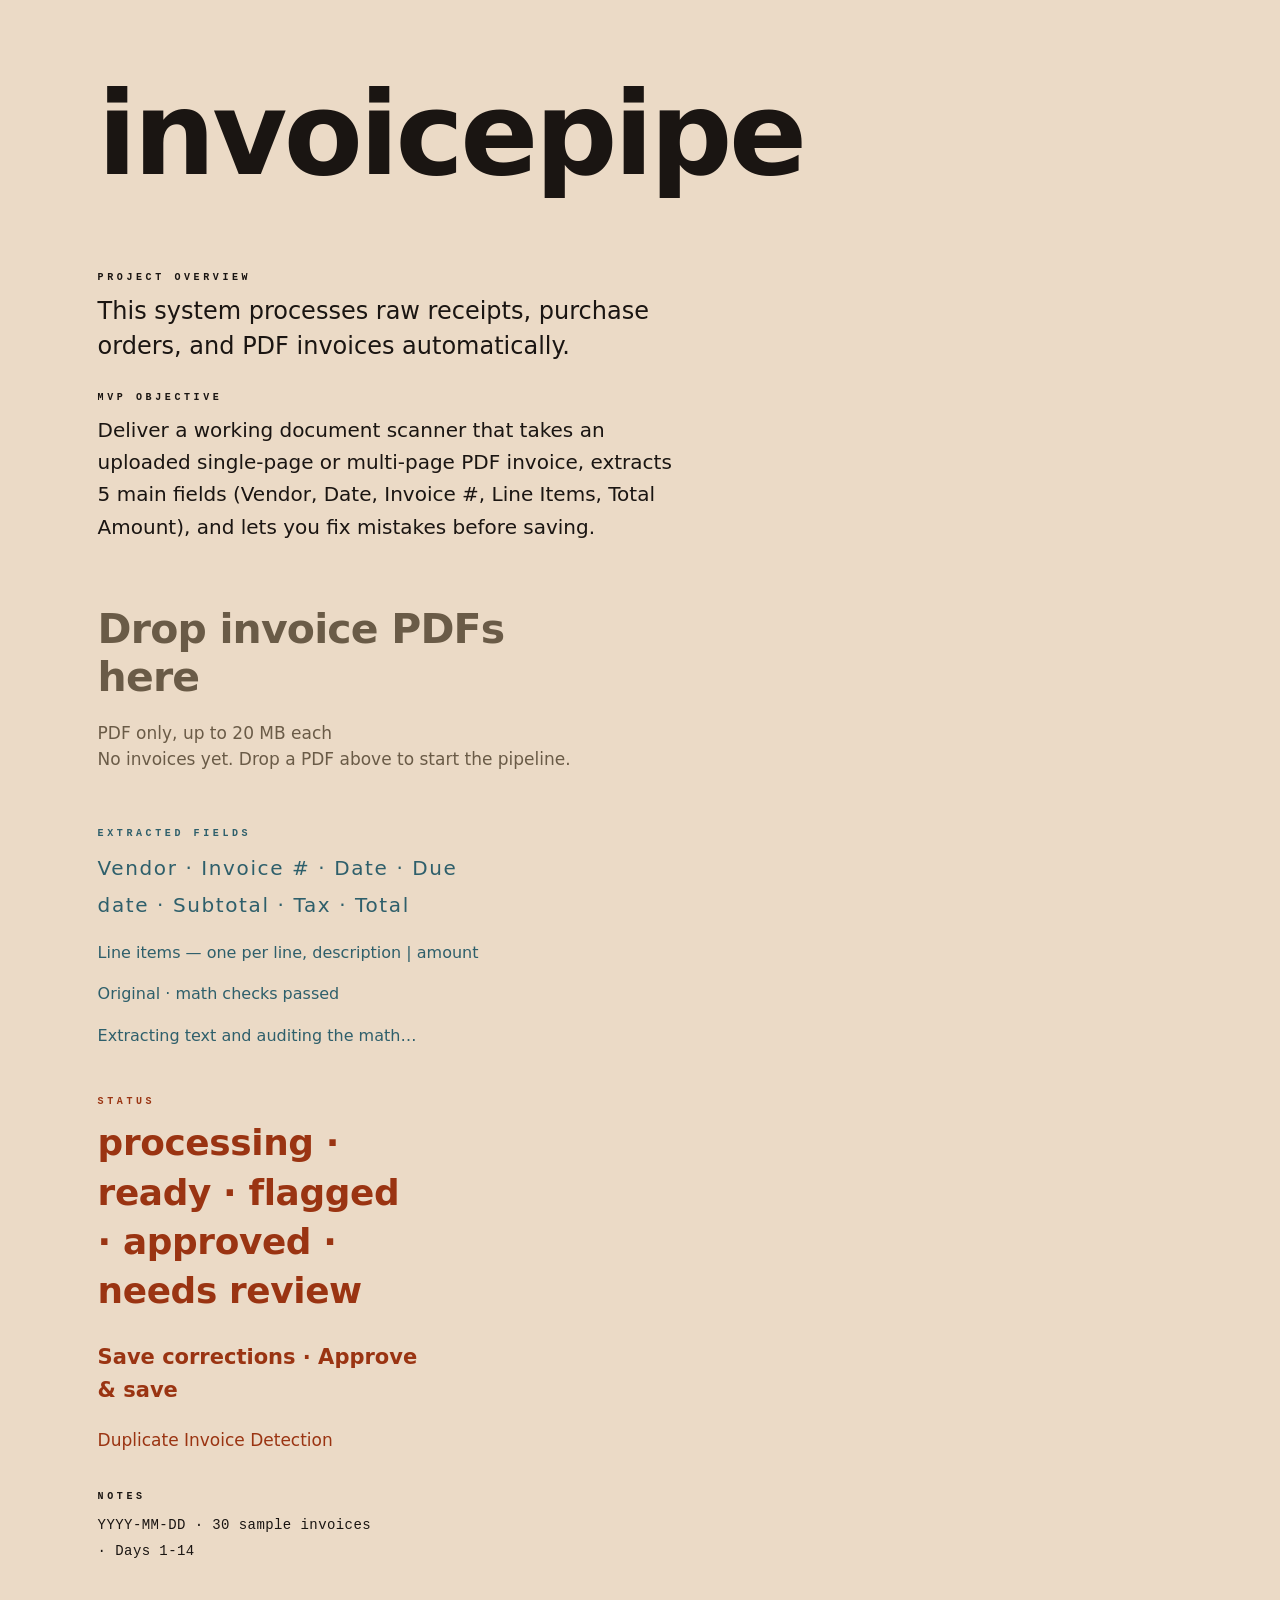
<file: design/I.html>
<!doctype html>
<html lang="en">
<head>
<meta charset="utf-8">
<meta name="viewport" content="width=device-width, initial-scale=1">
<title>invoicepipe — I</title>
<style>
  html {
    background-color: #EBDAC6;
  }
  body {
    background-color: #EBDAC6;
    color: #1A1512;
    font-family: "Segoe UI", system-ui, Helvetica, Arial, sans-serif;
    font-size: 17px;
    line-height: 1.55;
    padding: 8vh 7vw 9vh;
  }
  h1, p {
    margin: 0;
  }
  .name {
    font-size: clamp(46px, 9vw, 116px);
    font-weight: 700;
    line-height: 0.95;
    letter-spacing: -0.03em;
    margin-bottom: 0.7em;
  }
  .label {
    font-family: "Courier New", ui-monospace, monospace;
    font-size: 10px;
    font-weight: 700;
    letter-spacing: 0.36em;
    line-height: 1.6;
    margin-top: 2.6em;
    margin-bottom: 0.8em;
  }
  .label-first {
    margin-top: 0;
  }
  .span-a {
    max-width: 58ch;
  }
  .span-b {
    max-width: 54ch;
  }
  .purpose {
    font-size: clamp(18px, 1.9vw, 24px);
    line-height: 1.45;
  }
  .objective {
    font-size: clamp(16px, 1.6vw, 20px);
    line-height: 1.62;
  }
  .stage-two {
    margin-top: 7vh;
    max-width: 46ch;
    color: #6A5B47;
  }
  .stage-three {
    margin-top: 6vh;
    max-width: 38ch;
    color: #2E5F6B;
  }
  .stage-four {
    margin-top: 5vh;
    max-width: 30ch;
    color: #9A3412;
  }
  .stage-five {
    margin-top: 4vh;
    max-width: 26ch;
    color: #1A1512;
  }
  .drop {
    font-size: clamp(26px, 3.2vw, 42px);
    font-weight: 700;
    line-height: 1.16;
    letter-spacing: -0.02em;
    margin-bottom: 0.45em;
  }
  .fields {
    font-size: clamp(16px, 1.7vw, 20px);
    letter-spacing: 0.08em;
    line-height: 1.85;
  }
  .audit {
    font-size: 16px;
    line-height: 1.7;
    margin-top: 0.9em;
  }
  .verdict {
    font-weight: 700;
  }
  .run {
    font-size: clamp(22px, 2.8vw, 36px);
    font-weight: 700;
    line-height: 1.38;
    letter-spacing: -0.01em;
  }
  .action {
    font-size: clamp(17px, 1.7vw, 21px);
    font-weight: 700;
    margin-top: 1.2em;
  }
  .detect {
    font-size: 17px;
    margin-top: 1.2em;
  }
  .notes {
    font-family: "Courier New", ui-monospace, monospace;
    font-size: 14px;
    line-height: 1.85;
    letter-spacing: 0.03em;
  }
</style>
</head>
<body>
<main>

  <h1 class="name">invoicepipe</h1>

  <section class="span-a">
    <p class="label label-first">PROJECT OVERVIEW</p>
    <p class="purpose">This system processes raw receipts, purchase orders, and PDF invoices automatically.</p>
  </section>

  <section class="span-b">
    <p class="label">MVP OBJECTIVE</p>
    <p class="objective">Deliver a working document scanner that takes an uploaded single-page or multi-page PDF invoice, extracts 5 main fields (Vendor, Date, Invoice #, Line Items, Total Amount), and lets you fix mistakes before saving.</p>
  </section>

  <section class="stage-two">
    <p class="drop">Drop invoice PDFs here</p>
    <p>PDF only, up to 20 MB each</p>
    <p>No invoices yet. Drop a PDF above to start the pipeline.</p>
  </section>

  <section class="stage-three">
    <p class="label">EXTRACTED FIELDS</p>
    <p class="fields">Vendor · Invoice # · Date · Due date · Subtotal · Tax · Total</p>
    <p class="audit">Line items — one per line, description | amount</p>
    <p class="audit">Original · math checks passed</p>
    <p class="audit">Extracting text and auditing the math…</p>
  </section>

  <section class="stage-four">
    <p class="label">STATUS</p>
    <p class="run">processing · ready · flagged · approved · needs review</p>
    <p class="action">Save corrections · Approve &amp; save</p>
    <p class="detect">Duplicate Invoice Detection</p>
  </section>

  <section class="stage-five">
    <p class="label">NOTES</p>
    <p class="notes">YYYY-MM-DD · 30 sample invoices · Days 1-14</p>
  </section>

</main>
</body>
</html>
</file>
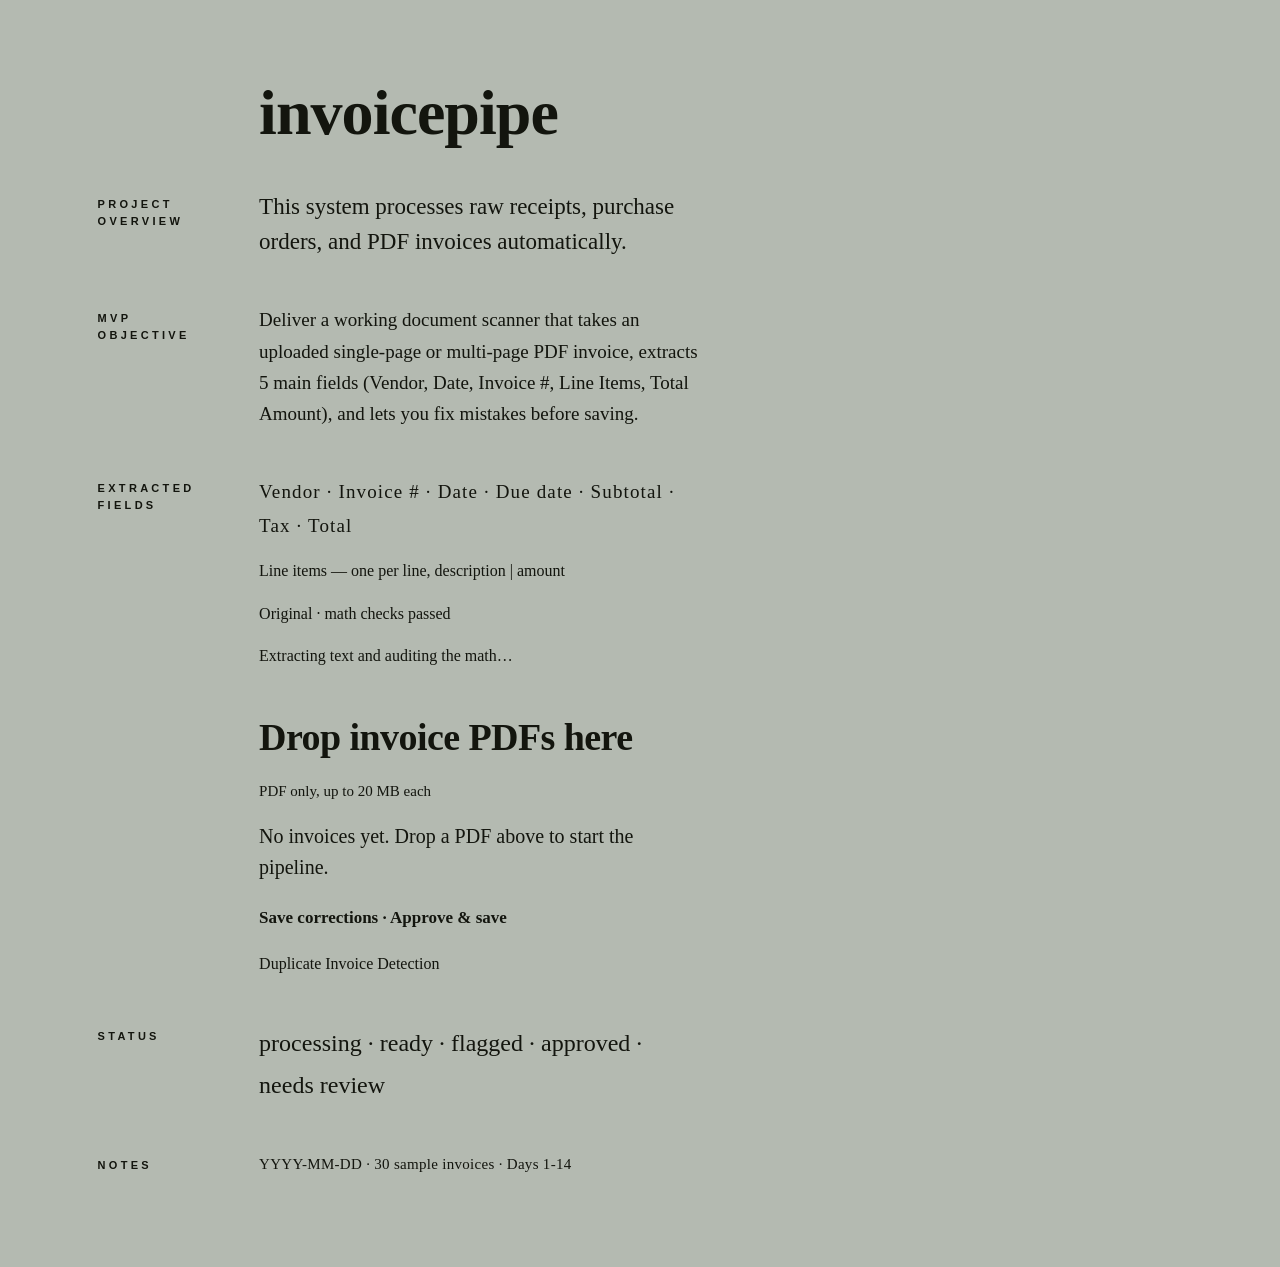
<file: design/J.html>
<!doctype html>
<html lang="en">
<head>
<meta charset="utf-8">
<meta name="viewport" content="width=device-width, initial-scale=1">
<title>invoicepipe — J</title>
<style>
  html {
    background-color: #B4BAB1;
  }
  body {
    background-color: #B4BAB1;
    color: #13150E;
    font-family: "Palatino Linotype", "Book Antiqua", Palatino, Georgia, serif;
    font-size: 17px;
    line-height: 1.55;
    padding: 8vh 7vw 9vh;
  }
  h1, p {
    margin: 0;
  }
  .sheet {
    display: grid;
    grid-template-columns: 15ch minmax(0, 52ch);
    column-gap: 4ch;
    row-gap: 5vh;
    align-items: start;
  }
  .name {
    font-size: clamp(34px, 5vw, 64px);
    font-weight: 700;
    line-height: 1.02;
    letter-spacing: -0.015em;
  }
  .label {
    font-family: "Helvetica Neue", Helvetica, Arial, sans-serif;
    font-size: 11px;
    font-weight: 700;
    letter-spacing: 0.3em;
    line-height: 1.55;
    margin-top: 0.5em;
  }
  .purpose {
    font-size: clamp(18px, 1.9vw, 23px);
    line-height: 1.5;
  }
  .objective {
    font-size: clamp(16px, 1.6vw, 19px);
    line-height: 1.65;
  }
  .fields {
    font-size: clamp(16px, 1.7vw, 19px);
    letter-spacing: 0.06em;
    line-height: 1.8;
  }
  .audit {
    font-size: 16px;
    line-height: 1.75;
    margin-top: 0.9em;
  }
  .drop {
    font-size: clamp(24px, 3vw, 38px);
    font-weight: 700;
    line-height: 1.18;
    letter-spacing: -0.015em;
    margin-bottom: 0.5em;
  }
  .constraint {
    font-size: 15px;
    line-height: 1.6;
  }
  .queue {
    font-size: clamp(17px, 1.7vw, 20px);
    line-height: 1.55;
    margin-top: 0.9em;
  }
  .action {
    font-size: 17px;
    font-weight: 700;
    margin-top: 1.3em;
  }
  .detect {
    font-size: 16px;
    margin-top: 1.3em;
  }
  .run {
    font-size: clamp(18px, 2vw, 24px);
    line-height: 1.75;
  }
  .notes {
    font-size: 15px;
    line-height: 1.8;
    letter-spacing: 0.02em;
  }
</style>
</head>
<body>
<main class="sheet">

  <div></div>
  <h1 class="name">invoicepipe</h1>

  <div class="label">PROJECT OVERVIEW</div>
  <div>
    <p class="purpose">This system processes raw receipts, purchase orders, and PDF invoices automatically.</p>
  </div>

  <div class="label">MVP OBJECTIVE</div>
  <div>
    <p class="objective">Deliver a working document scanner that takes an uploaded single-page or multi-page PDF invoice, extracts 5 main fields (Vendor, Date, Invoice #, Line Items, Total Amount), and lets you fix mistakes before saving.</p>
  </div>

  <div class="label">EXTRACTED FIELDS</div>
  <div>
    <p class="fields">Vendor · Invoice # · Date · Due date · Subtotal · Tax · Total</p>
    <p class="audit">Line items — one per line, description | amount</p>
    <p class="audit">Original · math checks passed</p>
    <p class="audit">Extracting text and auditing the math…</p>
  </div>

  <div></div>
  <div>
    <p class="drop">Drop invoice PDFs here</p>
    <p class="constraint">PDF only, up to 20 MB each</p>
    <p class="queue">No invoices yet. Drop a PDF above to start the pipeline.</p>
    <p class="action">Save corrections · Approve &amp; save</p>
    <p class="detect">Duplicate Invoice Detection</p>
  </div>

  <div class="label">STATUS</div>
  <div>
    <p class="run">processing · ready · flagged · approved · needs review</p>
  </div>

  <div class="label">NOTES</div>
  <div>
    <p class="notes">YYYY-MM-DD · 30 sample invoices · Days 1-14</p>
  </div>

</main>
</body>
</html>
</file>
